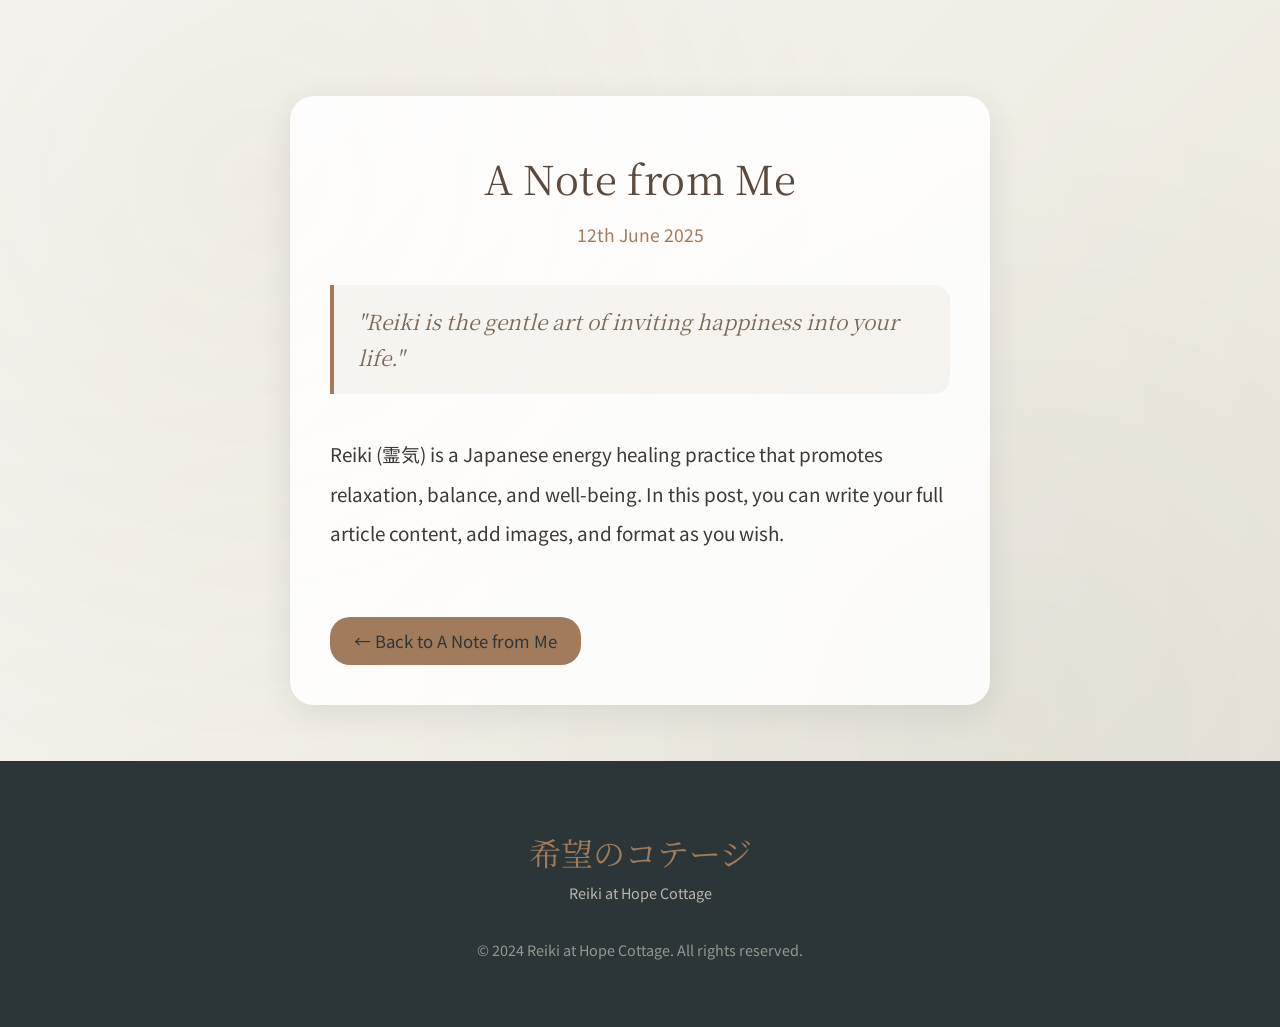
<file: blog-a-note-from-me.html>
<!DOCTYPE html>
<html lang="en">
<head>
    <meta charset="UTF-8">
    <title>A Note from Me - Reiki at Hope Cottage</title>
    <meta name="viewport" content="width=device-width, initial-scale=1.0">
    <link rel="stylesheet" href="styles.css">
    <link rel="preconnect" href="https://fonts.googleapis.com">
    <link rel="preconnect" href="https://fonts.gstatic.com" crossorigin>
    <link href="https://fonts.googleapis.com/css2?family=Noto+Serif+JP:wght@300;400&family=Noto+Sans+JP:wght@300;400&display=swap" rel="stylesheet">
    <link rel="stylesheet" href="https://cdnjs.cloudflare.com/ajax/libs/font-awesome/6.0.0/css/all.min.css">
    <style>
        body {
            background: linear-gradient(135deg, #f7f6f2 0%, #e9e4d9 100%);
            min-height: 100vh;
        }
        .blog-beautiful-wrapper {
            display: flex;
            flex-direction: column;
            align-items: center;
            justify-content: center;
            min-height: 80vh;
            padding: 4rem 1rem 2rem 1rem;
        }
        .blog-beautiful-card {
            background: rgba(255,255,255,0.85);
            box-shadow: 0 8px 32px rgba(44,54,57,0.10);
            border-radius: 24px;
            max-width: 700px;
            width: 100%;
            padding: 3rem 2.5rem 2.5rem 2.5rem;
            margin: 2rem 0 1.5rem 0;
            position: relative;
        }
        .blog-beautiful-title {
            font-family: 'Noto Serif JP', serif;
            font-size: 2.5rem;
            color: #5a4a3f;
            text-align: center;
            margin-bottom: 0.5rem;
            letter-spacing: 0.01em;
        }
        .blog-beautiful-date {
            text-align: center;
            color: var(--accent-color, #a07c5b);
            font-size: 1.1rem;
            margin-bottom: 2.2rem;
            font-family: 'Noto Sans JP', sans-serif;
        }
        .blog-featured-quote {
            font-family: 'Noto Serif JP', serif;
            font-size: 1.3rem;
            color: #7a6a5a;
            background: rgba(160,124,91,0.07);
            border-left: 4px solid var(--accent-color, #a07c5b);
            padding: 1.2rem 1.5rem;
            margin: 0 0 2.5rem 0;
            border-radius: 0 16px 16px 0;
            font-style: italic;
        }
        .blog-post-content {
            font-size: 1.18rem;
            color: #3d3935;
            line-height: 2.1;
            font-family: 'Noto Sans JP', sans-serif;
            margin-bottom: 2.5rem;
        }
        .blog-card-readmore {
            display: inline-block;
            background: var(--accent-color, #a07c5b);
            color: var(--text-color, #3d3935);
            padding: 0.6rem 1.5rem;
            border-radius: 20px;
            text-decoration: none;
            font-size: 1.05rem;
            font-family: 'Noto Sans JP', sans-serif;
            transition: background 0.2s;
            margin-top: 1.5rem;
        }
        .blog-card-readmore:hover {
            background: #8d6b4c;
        }
        @media (max-width: 600px) {
            .blog-beautiful-card {
                padding: 1.5rem 0.7rem;
            }
            .blog-beautiful-title {
                font-size: 2rem;
            }
            .blog-featured-quote {
                font-size: 1.05rem;
                padding: 1rem 0.7rem;
            }
        }
    </style>
</head>
<body>
    <div class="blog-beautiful-wrapper">
        <div class="blog-beautiful-card">
            <h1 class="blog-beautiful-title">A Note from Me</h1>
            <div class="blog-beautiful-date">12th June 2025</div>
            <div class="blog-featured-quote">
                "Reiki is the gentle art of inviting happiness into your life."
            </div>
            <article class="blog-post-content">
                <p>
                    Reiki (霊気) is a Japanese energy healing practice that promotes relaxation, balance, and well-being. In this post, you can write your full article content, add images, and format as you wish.
                </p>
                <!-- Add more paragraphs, images, etc. as needed -->
            </article>
            <a href="index.html#anote" class="blog-card-readmore">&#8592; Back to A Note from Me</a>
        </div>
    </div>
    <footer>
        <div class="footer-content">
            <div class="footer-brand">
                <span class="footer-logo">希望のコテージ</span>
                <span class="footer-subtitle">Reiki at Hope Cottage</span>
            </div>
            <p class="copyright">&copy; 2024 Reiki at Hope Cottage. All rights reserved.</p>
        </div>
    </footer>
</body>
</html>
</file>
<file: styles.css>
:root {
    --primary-color: #2C3639;
    --secondary-color: #3F4E4F;
    --accent-color: #A27B5C;
    --background-color: #F5F5F0;
    --card-bg: #FFFFFF;
    --text-color: #2C3639;
    --heading-color: #3F4E4F;
    --light-text: #DCD7C9;
    --border-color: rgba(44, 54, 57, 0.1);
    --transition: all 0.3s cubic-bezier(0.4, 0, 0.2, 1);
    --shadow: 0 4px 6px -1px rgba(0, 0, 0, 0.1), 0 2px 4px -1px rgba(0, 0, 0, 0.06);
    --shadow-lg: 0 10px 15px -3px rgba(0, 0, 0, 0.1), 0 4px 6px -2px rgba(0, 0, 0, 0.05);
}

* {
    margin: 0;
    padding: 0;
    box-sizing: border-box;
}

html {
    scroll-behavior: smooth;
}

body {
    font-family: 'Noto Sans JP', Arial, Helvetica, sans-serif;
    color: var(--text-color);
    background: var(--background-color);
    margin: 0;
    padding: 0;
    font-size: 1rem;
    line-height: 1.7;
    overflow-x: hidden;
}

/* Typography */
h1, h2, h3, h4, h5, h6, .section-title {
    font-family: 'Noto Serif JP', Georgia, serif;
    font-weight: 400;
    letter-spacing: 0.01em;
}

/* Navigation */
header {
    position: fixed;
    top: 0;
    left: 0;
    width: 100%;
    z-index: 1000;
    background: rgba(44, 54, 57, 0.1);
    -webkit-backdrop-filter: blur(5px);
    backdrop-filter: blur(5px);
    box-shadow: var(--shadow);
    transition: background-color 0.3s ease, -webkit-backdrop-filter 0.3s ease, backdrop-filter 0.3s ease;
}

header.scrolled {
    background: rgba(44, 54, 57, 0.95);
    -webkit-backdrop-filter: blur(10px);
    backdrop-filter: blur(10px);
    border-bottom: 1px solid var(--border-color);
}

.navbar {
    display: flex;
    justify-content: space-between;
    align-items: center;
    padding: 1.5rem 5%;
    max-width: 1400px;
    margin: 0 auto;
}

.nav-brand {
    display: flex;
    flex-direction: column;
    align-items: flex-start;
}

.logo {
    font-family: 'Noto Serif JP', serif;
    font-size: 1.8rem;
    color: var(--light-text);
    text-decoration: none;
    letter-spacing: 0.1em;
    transition: var(--transition);
}

.logo-subtitle {
    font-size: 0.9rem;
    color: var(--light-text);
    letter-spacing: 0.2em;
    margin-top: 0.2rem;
    opacity: 0.8;
}

.nav-menu {
    display: flex;
    align-items: center;
    transition: background-color 0.3s ease, -webkit-backdrop-filter 0.3s ease, backdrop-filter 0.3s ease;
}

.nav-menu.active {
    background: rgba(44, 54, 57, 0.98);
    -webkit-backdrop-filter: blur(10px);
    backdrop-filter: blur(10px);
}

.nav-links {
    display: flex;
    list-style: none;
    gap: 3rem;
}

.nav-link {
    text-decoration: none;
    color: var(--light-text);
    font-size: 0.9rem;
    letter-spacing: 0.1em;
    text-transform: uppercase;
    position: relative;
    padding: 0.5rem 0;
    transition: var(--transition);
}

.nav-link::after {
    content: '';
    position: absolute;
    bottom: 0;
    left: 0;
    width: 100%;
    height: 1px;
    background: var(--accent-color);
    transform: scaleX(0);
    transform-origin: right;
    transition: transform 0.3s ease;
}

.nav-link:hover::after {
    transform: scaleX(1);
    transform-origin: left;
}

/* Mobile Navigation */
.nav-toggle {
    display: none;
    background: none;
    border: none;
    cursor: pointer;
    padding: 0.5rem;
    z-index: 1001;
}

.bar {
    display: block;
    width: 25px;
    height: 2px;
    margin: 5px auto;
    background: var(--light-text);
    transition: var(--transition);
}

/* Hero Section */
.hero {
    min-height: 100vh;
    display: flex;
    align-items: center;
    padding: 12rem 5% 5rem;
    position: relative;
    overflow: hidden;
    perspective: 1000px;
    background: linear-gradient(rgba(44, 54, 57, 0.7), rgba(44, 54, 57, 0.7)),
                url('./images/landing_background_image.jpg') center/cover fixed;
}

.hero::before {
    content: '';
    position: absolute;
    top: 0;
    left: 0;
    width: 100%;
    height: 100%;
    background: radial-gradient(circle at center, transparent 0%, rgba(44, 54, 57, 0.8) 100%);
    z-index: 1;
    animation: gradientShift 15s ease infinite;
}

.hero::after {
    display: none;
}

.hero-content {
    max-width: 1400px;
    margin: 0 auto;
    display: grid;
    grid-template-columns: 1fr;
    gap: 4rem;
    align-items: center;
    transform-style: preserve-3d;
    transition: transform 0.5s cubic-bezier(0.4,0,0.2,1), opacity 0.5s cubic-bezier(0.4,0,0.2,1);
    position: relative;
    z-index: 2;
    text-align: center;
}

.hero-text {
    position: relative;
    transform: translateZ(50px);
    color: var(--light-text);
    max-width: 800px;
    margin: 0 auto;
    display: flex;
    flex-direction: column;
    align-items: center;
}

.brand-name {
    margin-bottom: 2rem;
}

.reveal-text {
    font-size: 5.5rem;
    line-height: 1.1;
    margin-bottom: 1rem;
    text-shadow: 2px 2px 4px rgba(0, 0, 0, 0.3);
    font-weight: 300;
    letter-spacing: -0.02em;
    position: relative;
    color: inherit;
}

.japanese-text {
    font-family: 'Noto Serif JP', serif;
    font-size: 2rem;
    color: var(--accent-color);
    display: block;
    margin-top: 1rem;
    letter-spacing: 0.2em;
    opacity: 0;
    transform: translateY(20px);
    animation: fadeInUp 0.8s ease forwards 1.6s;
}

.hero-description {
    font-size: 1.4rem;
    color: var(--light-text);
    margin-bottom: 3.5rem;
    max-width: 600px;
    opacity: 0;
    transform: translateY(20px);
    animation: fadeInUp 0.8s ease forwards 1.2s;
    line-height: 1.6;
    font-weight: 300;
    letter-spacing: 0.02em;
    text-shadow: 1px 1px 2px rgba(0, 0, 0, 0.2);
    position: relative;
    background: none;
    border-radius: 0;
    padding: 0;
    box-shadow: none;
}

.hero-description::before,
.hero-description::after {
    content: '';
    position: absolute;
    width: 60px;
    height: 1px;
    background: var(--accent-color);
    opacity: 0.5;
    top: 50%;
    transform: scaleX(0);
    transform-origin: center;
    animation: lineReveal 0.8s ease forwards 1.4s;
}

.hero-description::before {
    left: -80px;
}

.hero-description::after {
    right: -80px;
}

.social-links {
    display: flex;
    gap: 2rem;
    margin-top: 3rem;
    opacity: 0;
    transform: translateY(20px);
    animation: fadeInUp 0.8s ease forwards 1.8s;
}

.social-link {
    width: 50px;
    height: 50px;
    display: flex;
    align-items: center;
    justify-content: center;
    background: rgba(255, 255, 255, 0.1);
    color: var(--light-text);
    border-radius: 50%;
    text-decoration: none;
    transition: all 0.4s cubic-bezier(0.4, 0, 0.2, 1);
    font-size: 1.5rem;
    -webkit-backdrop-filter: blur(5px);
    backdrop-filter: blur(5px);
    border: 1px solid rgba(255, 255, 255, 0.1);
}

.social-link:hover {
    transform: translateY(-3px);
    background: var(--accent-color);
    box-shadow: 0 10px 20px rgba(0, 0, 0, 0.2);
}

.hero-cta {
    display: inline-block;
    opacity: 0;
    transform: translateY(20px);
    animation: fadeInUp 0.8s ease forwards 1.4s;
}

.cta-button {
    display: inline-flex;
    align-items: center;
    gap: 1.2rem;
    padding: 1.3rem 3rem;
    background: var(--accent-color);
    color: var(--light-text);
    text-decoration: none;
    border-radius: 2px;
    transition: all 0.4s cubic-bezier(0.4, 0, 0.2, 1);
    font-size: 1.2rem;
    letter-spacing: 0.1em;
    text-transform: uppercase;
    font-weight: 400;
    box-shadow: 0 4px 15px rgba(0, 0, 0, 0.2);
    position: relative;
    overflow: hidden;
}

.cta-button::before {
    content: '';
    position: absolute;
    top: 0;
    left: 0;
    width: 100%;
    height: 100%;
    background: linear-gradient(45deg, transparent, rgba(255, 255, 255, 0.1), transparent);
    transform: translateX(-100%);
    transition: transform 0.6s ease;
}

.cta-button:hover {
    transform: translateY(-2px);
    box-shadow: 0 10px 25px rgba(0, 0, 0, 0.3);
    background: var(--primary-color);
    color: var(--light-text);
}

.cta-button:hover::before {
    transform: translateX(100%);
}

.cta-button i {
    transition: transform 0.3s ease;
}

.cta-button:hover i {
    transform: translateX(5px);
}

.hero-visual {
    position: relative;
    transform: translateZ(-50px);
}

.floating-elements {
    position: relative;
    width: 100%;
    height: 500px;
}

.floating-element {
    position: absolute;
    background: var(--accent-color);
    opacity: 0.15;
    border-radius: 50%;
    filter: blur(20px);
    animation: float 8s ease-in-out infinite;
}

.element-1 {
    width: 400px;
    height: 400px;
    top: 50%;
    left: 50%;
    transform: translate(-50%, -50%);
    background: radial-gradient(circle at center, var(--accent-color) 0%, transparent 70%);
    animation-delay: 0s;
}

.element-2 {
    width: 300px;
    height: 300px;
    top: 30%;
    right: 20%;
    background: radial-gradient(circle at center, var(--primary-color) 0%, transparent 70%);
    animation-delay: -2s;
}

.element-3 {
    width: 200px;
    height: 200px;
    bottom: 20%;
    left: 30%;
    background: radial-gradient(circle at center, var(--secondary-color) 0%, transparent 70%);
    animation-delay: -4s;
}

@keyframes slideUp {
    to {
        transform: translateY(0);
    }
}

@keyframes lineReveal {
    to {
        transform: scaleX(1);
    }
}

@keyframes fadeInUp {
    to {
        opacity: 1;
        transform: translateY(0);
    }
}

@keyframes float {
    0%, 100% {
        transform: translateY(0) rotate(0deg);
    }
    50% {
        transform: translateY(-20px) rotate(5deg);
    }
}

@keyframes gradientShift {
    0% {
        background-position: 0% 0%;
    }
    50% {
        background-position: 100% 100%;
    }
    100% {
        background-position: 0% 0%;
    }
}

/* Section Styles */
section {
    padding: 8rem 5%;
    position: relative;
    background: none;
    border-radius: 0;
    box-shadow: none;
    margin-bottom: 0;
}

.section-content {
    max-width: 1400px;
    margin: 0 auto;
}

.section-title {
    font-size: 2.5rem;
    color: var(--text-color);
    text-align: center;
    margin-bottom: 4rem;
    font-family: 'Noto Serif JP', serif;
    position: relative;
}

.services .section-title {
    margin-bottom: 0.2rem;
}

.section-title::after {
    content: '';
    position: absolute;
    bottom: -1rem;
    left: 50%;
    transform: translateX(-50%);
    width: 60px;
    height: 2px;
    background: var(--accent-color);
}

/* What is Reiki Section */
.what-is-reiki-grid {
    display: grid;
    grid-template-columns: 1fr 1fr;
    gap: 4rem;
    align-items: center;
}

.text-block {
    margin-bottom: 3rem;
}

.text-block h3 {
    font-size: 1.5rem;
    margin-bottom: 1rem;
    color: var(--accent-color);
}

.benefits-grid {
    display: grid;
    grid-template-columns: repeat(3, 1fr);
    gap: 1.5rem;
    margin-top: 2rem;
    max-width: 900px;
    margin-left: auto;
    margin-right: auto;
}

.benefit-item {
    background: rgba(255, 255, 255, 0.05);
    border-radius: 12px;
    padding: 1.5rem;
    transition: all 0.3s ease;
    border: 1px solid rgba(255, 255, 255, 0.1);
    backdrop-filter: blur(10px);
    display: flex;
    flex-direction: column;
    align-items: center;
    text-align: center;
    position: relative;
    overflow: hidden;
}

.benefit-item::before {
    content: '';
    position: absolute;
    top: 0;
    left: 0;
    right: 0;
    bottom: 0;
    background: linear-gradient(135deg, rgba(255, 255, 255, 0.1), rgba(255, 255, 255, 0));
    opacity: 0;
    transition: opacity 0.3s ease;
}

.benefit-item:hover {
    transform: translateY(-5px);
    box-shadow: 0 10px 30px rgba(0, 0, 0, 0.1);
}

.benefit-item:hover::before {
    opacity: 1;
}

.benefit-icon {
    width: 50px;
    height: 50px;
    background: var(--accent-color);
    border-radius: 50%;
    display: flex;
    align-items: center;
    justify-content: center;
    margin-bottom: 1rem;
    position: relative;
    z-index: 1;
}

.benefit-icon i {
    font-size: 1.4rem;
    color: var(--text-color);
}

.benefit-content {
    position: relative;
    z-index: 1;
}

.benefit-content h4 {
    color: var(--text-color);
    font-size: 1.1rem;
    margin-bottom: 0.5rem;
    font-weight: 500;
}

.benefit-content p {
    color: var(--text-color);
    font-size: 0.9rem;
    line-height: 1.4;
    opacity: 0.9;
}

.what-is-reiki-image {
    position: relative;
    height: 600px;
}

.image-container {
    width: 100%;
    height: 100%;
    /* background: url('https://images.unsplash.com/photo-1515377905703-c4788e51af15?ixlib=rb-1.2.1&auto=format&fit=crop&w=1950&q=80') center/cover; */
    background: url('./images/reiki-what-is-it.png') center/cover;
    border-radius: 2px;
}

.image-overlay {
    position: absolute;
    top: 0;
    left: 0;
    width: 100%;
    height: 100%;
    /* background: linear-gradient(45deg, rgba(44, 54, 57, 0.2), rgba(162, 123, 92, 0.2)); */
    border-radius: 2px;
}

/* About Section */
.about-grid {
    max-width: 800px;
    margin: 0 auto;
}

.lead-text {
    font-size: 1.5rem;
    color: var(--accent-color);
    margin-bottom: 2rem;
}

.practice-values {
    display: flex;
    flex-direction: column;
    gap: 1.5rem;
    margin-top: 2.5rem;
    background: rgba(245,245,240,0.7);
    border-radius: 10px;
    padding: 2rem 1.5rem;
    box-shadow: none;
    border-left: none;
}

.value-item {
    display: flex;
    align-items: flex-start;
    gap: 1rem;
    background: none;
    box-shadow: none;
    border-radius: 0;
    padding: 0;
    position: relative;
}

.value-item:not(:last-child)::after {
    content: '';
    display: block;
    position: absolute;
    left: 2.2rem;
    bottom: -0.75rem;
    width: calc(100% - 2.2rem);
    height: 1px;
    background: linear-gradient(90deg, var(--border-color) 60%, transparent 100%);
    opacity: 0.4;
}

.value-number {
    min-width: 2rem;
    height: 2rem;
    background: var(--accent-color);
    color: #fff;
    font-size: 1rem;
    font-weight: 500;
    border-radius: 50%;
    margin-right: 0.6rem;
    display: flex;
    align-items: center;
    justify-content: center;
    box-shadow: none;
    opacity: 0.8;
}

.value-item h4 {
    margin: 0 0 0.15rem 0;
    color: var(--accent-color);
    font-size: 1rem;
    font-weight: 500;
    letter-spacing: 0.01em;
}

.value-item p {
    margin: 0;
    color: var(--secondary-color);
    font-size: 0.98rem;
    line-height: 1.5;
}

/* Services Section */
.services {
    padding: 6rem 0;
    background: var(--background-color);
    position: relative;
}

.services::before {
    content: '';
    position: absolute;
    top: 0;
    left: 0;
    right: 0;
    height: 1px;
    background: linear-gradient(to right, transparent, var(--accent-color), transparent);
}

.services-container {
    max-width: 900px;
    margin: 0 auto;
    padding: 0 2rem;
}

.service-item {
    background: rgba(255, 255, 255, 0.02);
    border-radius: 24px;
    border: 1px solid rgba(255, 255, 255, 0.05);
    padding: 3rem;
    position: relative;
    overflow: hidden;
}

.service-header {
    text-align: center;
    margin-bottom: 4rem;
    position: relative;
    margin-top: 0;
}

.service-badge {
    display: inline-flex;
    align-items: center;
    gap: 0.8rem;
    background: var(--accent-color);
    color: var(--text-color);
    padding: 0.8rem 1.5rem;
    border-radius: 30px;
    margin-bottom: 1.5rem;
    font-size: 1.1rem;
    margin-top: 0;
}

.service-badge i {
    font-size: 1.2rem;
}

.service-header h3 {
    font-size: 2.2rem;
    color: var(--text-color);
    margin: 0;
    font-weight: 500;
    letter-spacing: 0.02em;
}

.session-flow {
    display: grid;
    gap: 3rem;
    position: relative;
}

.session-flow::before {
    content: '';
    position: absolute;
    top: 0;
    bottom: 0;
    left: 25px;
    width: 2px;
    background: linear-gradient(to bottom, var(--accent-color), transparent);
    opacity: 0.3;
}

.flow-item {
    display: grid;
    grid-template-columns: 50px 1fr;
    gap: 2rem;
    position: relative;
}

.flow-icon {
    width: 50px;
    height: 50px;
    background: var(--accent-color);
    border-radius: 50%;
    display: flex;
    align-items: center;
    justify-content: center;
    position: relative;
    z-index: 1;
}

.flow-icon i {
    font-size: 1.4rem;
    color: var(--text-color);
}

.flow-content {
    padding-top: 0.5rem;
}

.flow-content h4 {
    font-size: 1.4rem;
    color: var(--text-color);
    margin: 0 0 1rem 0;
    font-weight: 500;
}

.flow-content p {
    color: var(--text-color);
    line-height: 1.8;
    font-size: 1.1rem;
    margin: 0;
    opacity: 0.9;
}

/* Contact Section */
.contact-grid {
    display: grid;
    grid-template-columns: 1fr 5fr;
    gap: 4rem;
}

.contact-info {
    display: flex;
    flex-direction: column;
    gap: 3rem;
}

.info-block h3 {
    font-size: 1.2rem;
    color: var(--accent-color);
    margin-bottom: 1rem;
}

.social-links {
    display: flex;
    gap: 1rem;
    margin-top: 2rem;
}

.social-link {
    width: 40px;
    height: 40px;
    display: flex;
    align-items: center;
    justify-content: center;
    background: white;
    color: var(--accent-color);
    border-radius: 50%;
    text-decoration: none;
    transition: var(--transition);
}

.social-link:hover {
    transform: translateY(-3px);
    box-shadow: var(--shadow);
}

.contact-form {
    background: rgba(255,255,255,0.85);
    padding: 3rem 2rem;
    border-radius: 16px;
    box-shadow: 0 8px 32px rgba(44,54,57,0.10);
    border: 1.5px solid var(--accent-color);
    max-width: 1100px;
    width: 100%;
    margin: 0 auto;
    transition: box-shadow 0.3s;
}

.contact-form:hover {
    box-shadow: 0 12px 40px rgba(44,54,57,0.18);
}

.form-group input,
.form-group textarea {
    width: 100%;
    padding: 1.1rem 1rem;
    border: 1.5px solid var(--border-color);
    border-radius: 8px;
    background: rgba(245,245,240,0.7);
    font-family: inherit;
    font-size: 1rem;
    margin-bottom: 0.5rem;
    transition: border-color 0.3s, box-shadow 0.3s;
    box-shadow: 0 1px 4px rgba(44,54,57,0.04);
}

.form-group textarea {
    resize: vertical;
    min-height: 120px;
    max-height: 300px;
    overflow-y: auto;
}

.form-group input:focus,
.form-group textarea:focus {
    border-color: var(--accent-color);
    outline: none;
    box-shadow: 0 2px 8px rgba(162,123,92,0.10);
    background: #fff;
}

.form-group label {
    display: block;
    margin-bottom: 0.5rem;
    color: var(--accent-color);
    font-size: 1rem;
    font-family: 'Noto Serif JP', serif;
    font-weight: 400;
    letter-spacing: 0.03em;
}

.submit-button {
    display: inline-flex;
    align-items: center;
    gap: 0.7rem;
    padding: 1rem 2.2rem;
    background: var(--accent-color);
    color: var(--light-text);
    border: none;
    border-radius: 8px;
    cursor: pointer;
    font-size: 1.1rem;
    font-family: 'Noto Serif JP', serif;
    font-weight: 500;
    letter-spacing: 0.08em;
    box-shadow: 0 2px 8px rgba(44,54,57,0.08);
    transition: background 0.3s, box-shadow 0.3s, transform 0.2s;
}

.submit-button:hover, .submit-button:focus {
    background: var(--primary-color);
    color: var(--light-text);
    box-shadow: 0 4px 16px rgba(44,54,57,0.13);
    transform: translateY(-2px) scale(1.03);
}

/* Footer */
footer {
    background: var(--primary-color);
    color: var(--light-text);
    padding: 4rem 5%;
    border-radius: 0;
    box-shadow: none;
}

.footer-content {
    max-width: 1400px;
    margin: 0 auto;
    text-align: center;
}

.footer-brand {
    margin-bottom: 2rem;
}

.footer-logo {
    font-family: 'Noto Serif JP', serif;
    font-size: 2rem;
    display: block;
    color: var(--accent-color);
}

.footer-subtitle {
    font-size: 0.9rem;
    opacity: 0.8;
    color: inherit;
}

.copyright {
    font-size: 0.9rem;
    opacity: 0.6;
}

/* Media Queries */
@media (max-width: 1200px) {
    .hero-content,
    .what-is-reiki-grid,
    .services-grid {
        gap: 2rem;
    }
}

@media (max-width: 900px) {
    .nav-toggle {
        display: block;
    }

    .nav-menu {
        position: fixed;
        top: 0;
        left: 0;
        width: 100vw;
        height: 100vh;
        background: rgba(44, 54, 57, 0.98);
        -webkit-backdrop-filter: blur(10px);
        backdrop-filter: blur(10px);
        padding: 6rem 2rem 2rem;
        opacity: 0;
        pointer-events: none;
        transition: opacity 0.3s ease;
        z-index: 1000;
        display: flex;
        justify-content: center;
        align-items: center;
    }

    .nav-menu.active {
        opacity: 1;
        pointer-events: auto;
    }

    .nav-links {
        display: flex;
        flex-direction: column;
        align-items: center;
        gap: 2rem;
        list-style: none;
        padding: 0;
        margin: 0;
        opacity: 0;
        pointer-events: none;
        transition: opacity 0.3s ease;
    }

    .nav-menu.active .nav-links {
        opacity: 1;
        pointer-events: auto;
    }

    .nav-link {
        color: #fff;
        font-size: 1.4rem;
        opacity: 0;
        transform: translateY(20px);
        transition: opacity 0.3s ease, transform 0.3s ease;
        font-weight: 400;
        letter-spacing: 0.1em;
    }

    .nav-menu.active .nav-link {
        opacity: 1;
        transform: translateY(0);
    }

    .nav-menu.active .nav-link:nth-child(1) { transition-delay: 0.1s; }
    .nav-menu.active .nav-link:nth-child(2) { transition-delay: 0.2s; }
    .nav-menu.active .nav-link:nth-child(3) { transition-delay: 0.3s; }
    .nav-menu.active .nav-link:nth-child(4) { transition-delay: 0.4s; }
    .nav-menu.active .nav-link:nth-child(5) { transition-delay: 0.5s; }

    .hero-content,
    .what-is-reiki-grid,
    .services-grid,
    .contact-grid {
        grid-template-columns: 1fr;
    }

    .floating-elements {
        height: 300px;
    }

    .practice-values {
        padding: 1.2rem 0.7rem;
    }

    .value-number {
        min-width: 1.5rem;
        height: 1.5rem;
        font-size: 0.95rem;
    }

    .hero {
        padding-top: 14rem;
    }

    section {
        padding-top: 10rem;
    }

    .navbar {
        padding: 1.2rem 5%;
    }

    .nav-brand {
        transform: scale(0.9);
        transform-origin: left;
    }

    .hero {
        background-attachment: scroll;
    }

    .reveal-text {
        font-size: 4.5rem;
    }

    .japanese-text {
        font-size: 1.8rem;
    }

    .hero-description {
        font-size: 1.3rem;
    }

    .hero-description::before,
    .hero-description::after {
        width: 40px;
    }

    .hero-description::before {
        left: -60px;
    }

    .hero-description::after {
        right: -60px;
    }

    .cta-button {
        padding: 1.2rem 2.5rem;
        font-size: 1.1rem;
    }

    .nav-toggle .bar {
        background: var(--light-text);
    }
}

@media (max-width: 600px) {
    .reveal-text {
        font-size: 3.5rem;
    }

    .japanese-text {
        font-size: 1.5rem;
    }

    .section-title {
        font-size: 2rem;
    }

    .benefits-grid {
        grid-template-columns: 1fr;
        gap: 1.5rem;
    }

    .contact-form {
        padding: 2rem;
    }

    .service-details {
        grid-template-columns: 1fr;
    }
    
    .service-card {
        padding: 2rem 1.5rem;
    }

    .hero {
        padding-top: 12rem;
    }

    section {
        padding-top: 8rem;
    }

    .navbar {
        padding: 1rem 5%;
    }

    .nav-brand {
        transform: scale(0.85);
    }

    .cta-button {
        padding: 1.1rem 2rem;
        font-size: 1rem;
    }

    .hero-description {
        font-size: 1.2rem;
    }

    .hero-description::before,
    .hero-description::after {
        display: none;
    }

    .social-link {
        width: 45px;
        height: 45px;
        font-size: 1.3rem;
    }

    .rahanni-content {
        max-width: 100%;
        padding: 0 0.5rem;
    }
}

/* Add a subtle gradient animation to the background */
body::before {
    content: '';
    position: fixed;
    top: 0;
    left: 0;
    width: 100%;
    height: 100%;
    background: 
        radial-gradient(circle at 20% 20%, rgba(162, 123, 92, 0.05) 0%, transparent 50%),
        radial-gradient(circle at 80% 80%, rgba(63, 78, 79, 0.05) 0%, transparent 50%);
    pointer-events: none;
    z-index: -1;
    animation: gradientShift 15s ease infinite;
}

@keyframes gradientShift {
    0% {
        background-position: 0% 0%;
    }
    50% {
        background-position: 100% 100%;
    }
    100% {
        background-position: 0% 0%;
    }
}

/* Add a subtle texture to cards */
.service-card::after {
    content: '';
    position: absolute;
    top: 0;
    left: 0;
    width: 100%;
    height: 100%;
    background-image: url("data:image/svg+xml,%3Csvg width='60' height='60' viewBox='0 0 60 60' xmlns='http://www.w3.org/2000/svg'%3E%3Cg fill='none' fill-rule='evenodd'%3E%3Cg fill='%232C3639' fill-opacity='0.02'%3E%3Cpath d='M36 34v-4h-2v4h-4v2h4v4h2v-4h4v-2h-4zm0-30V0h-2v4h-4v2h4v4h2V6h4V4h-4zM6 34v-4H4v4H0v2h4v4h2v-4h4v-2H6zM6 4V0H4v4H0v2h4v4h2V6h4V4H6z'/%3E%3C/g%3E%3C/g%3E%3C/svg%3E");
    opacity: 0;
    transition: var(--transition);
}

.service-card:hover::after {
    opacity: 1;
}

/* Add a subtle shine effect to icons */
.service-icon::before {
    content: '';
    position: absolute;
    top: -50%;
    left: -50%;
    width: 200%;
    height: 200%;
    background: linear-gradient(
        45deg,
        transparent 0%,
        rgba(255, 255, 255, 0.1) 45%,
        rgba(255, 255, 255, 0.2) 50%,
        rgba(255, 255, 255, 0.1) 55%,
        transparent 100%
    );
    transform: rotate(45deg);
    animation: shine 3s infinite;
}

@keyframes shine {
    0% {
        transform: translateX(-100%) rotate(45deg);
    }
    100% {
        transform: translateX(100%) rotate(45deg);
    }
}

@media (max-width: 768px) {
    .benefits-grid {
        grid-template-columns: repeat(2, 1fr);
        gap: 1rem;
    }
    
    .benefit-item {
        padding: 1.2rem;
    }
    
    .benefit-icon {
        width: 45px;
        height: 45px;
        margin-bottom: 0.8rem;
    }
    
    .benefit-icon i {
        font-size: 1.2rem;
    }
    
    .benefit-content h4 {
        font-size: 1rem;
    }
    
    .benefit-content p {
        font-size: 0.85rem;
    }
}

@media (max-width: 480px) {
    .benefits-grid {
        grid-template-columns: 1fr;
        gap: 1rem;
    }
}

/* About Me Section Styles */
.about-me {
    padding: 5rem 0;
    background: var(--background-color);
}

.about-me-grid {
    max-width: 1200px;
    margin: 0 auto;
    padding: 0 2rem;
}

.about-me-content {
    display: grid;
    grid-template-columns: 300px 1fr;
    gap: 4rem;
    align-items: start;
}

.about-me-photo {
    position: relative;
}

.photo-container {
    position: relative;
    width: 280px;
    height: 280px;
    margin: 0 auto;
}

.photo-container img {
    width: 100%;
    height: 100%;
    object-fit: cover;
    border-radius: 50%;
    box-shadow: 0 4px 20px rgba(44, 54, 57, 0.15);
    position: relative;
    z-index: 2;
}

.photo-decoration {
    position: absolute;
    top: -10px;
    left: -10px;
    right: -10px;
    bottom: -10px;
    border: 2px solid var(--accent-color);
    border-radius: 50%;
    opacity: 0.3;
    z-index: 1;
}

.about-me-text {
    display: flex;
    flex-direction: column;
    gap: 2rem;
}

.about-me-text .text-block {
    background: white;
    padding: 2rem;
    border-radius: 12px;
    box-shadow: 0 2px 12px rgba(44, 54, 57, 0.08);
    transition: transform 0.3s ease;
}

.about-me-text .text-block:hover {
    transform: translateY(-5px);
}

.about-me-text h3 {
    color: var(--accent-color);
    font-size: 1.5rem;
    margin-bottom: 1rem;
    font-family: 'Noto Serif JP', serif;
}

.about-me-text p {
    color: var(--text-color);
    line-height: 1.8;
    margin: 0;
}

@media (max-width: 768px) {
    .about-me-content {
        grid-template-columns: 1fr;
        gap: 2rem;
    }

    .photo-container {
        width: 220px;
        height: 220px;
    }

    .about-me-text .text-block {
        padding: 1.5rem;
    }
}

.navbar, .nav-link, .cta-button, .service-badge, .service-duration, .benefit-content, .about-me-text, .flow-content, .contact-form, .submit-button {
    font-family: 'Noto Sans JP', Arial, Helvetica, sans-serif;
}

/* Remove any font-family overrides in .about-me-text p, .benefit-content, etc. */
.about-me-text p {
    font-family: inherit;
}
.benefit-content h4, .benefit-content p {
    font-family: inherit;
}
.service-description, .service-description p {
    font-family: inherit;
}
.flow-content h4, .flow-content p {
    font-family: inherit;
}

/* Blog Section Styles */
.blog-section {
    padding: 6rem 0;
    background: var(--background-color);
    position: relative;
}

.blog-container {
    max-width: 1000px;
    margin: 0 auto;
    padding: 0 1.5rem;
}

.blog-header {
    text-align: center;
    margin-bottom: 3rem;
}

.blog-header .section-title {
    font-size: 2.5rem;
    color: var(--text-color);
    margin-bottom: 1rem;
    font-weight: 500;
}

.blog-header .section-subtitle {
    font-size: 1.1rem;
    color: #666;
    max-width: 500px;
    margin: 0 auto;
    line-height: 1.6;
}

.blog-feature {
    background: white;
    border-radius: 24px;
    overflow: hidden;
    box-shadow: 0 15px 40px rgba(0, 0, 0, 0.08);
    display: flex;
    flex-direction: column;
    max-width: 800px;
    margin: 0 auto;
}

.blog-feature-image {
    width: 100%;
    height: 400px;
    overflow: hidden;
    position: relative;
}

.blog-feature-image img {
    width: 100%;
    height: 100%;
    object-fit: cover;
    background-color: transparent;
}

.blog-feature-content {
    padding: 2.5rem;
    width: 100%;
}

.blog-feature-text {
    text-align: center;
}

.blog-feature-meta {
    display: flex;
    align-items: center;
    justify-content: center;
    gap: 1.5rem;
    margin-bottom: 1.2rem;
}

.blog-feature-label {
    display: inline-block;
    font-size: 0.9rem;
    color: var(--accent-color);
    text-transform: uppercase;
    letter-spacing: 0.1em;
    font-weight: 500;
    background: rgba(var(--accent-color-rgb), 0.1);
    padding: 0.4rem 1rem;
    border-radius: 20px;
}

.blog-feature-date {
    font-size: 0.9rem;
    color: #666;
}

.blog-feature-title {
    font-family: 'Noto Serif JP', serif;
    font-size: 2rem;
    color: var(--text-color);
    margin: 0 0 1.2rem;
    line-height: 1.3;
    font-weight: 500;
}

.blog-feature-excerpt {
    font-size: 1.1rem;
    line-height: 1.8;
    color: #555;
    margin-bottom: 2rem;
    max-width: 500px;
    margin-left: auto;
    margin-right: auto;
}

.blog-feature-readmore {
    background: none;
    border: 2px solid var(--accent-color);
    color: var(--accent-color);
    cursor: pointer;
    padding: 0.8rem 1.8rem;
    font-size: 1rem;
    display: inline-flex;
    align-items: center;
    gap: 0.8rem;
    border-radius: 30px;
    transition: all 0.3s ease;
    font-weight: 500;
    letter-spacing: 0.5px;
}

.blog-feature-readmore:hover {
    background-color: var(--accent-color);
    color: white;
}

.arrow-icon {
    stroke: currentColor;
    stroke-width: 2;
    fill: none;
}

/* Responsive Design */
@media (max-width: 900px) {
    .blog-feature-image {
        height: 350px;
    }
}

@media (max-width: 600px) {
    .blog-feature-image {
        height: 250px;
    }
}

/* Blog Modal Styles */
.blog-modal {
    position: fixed;
    top: 0;
    left: 0;
    right: 0;
    bottom: 0;
    background: rgba(0, 0, 0, 0.5);
    backdrop-filter: blur(5px);
    display: flex;
    align-items: center;
    justify-content: center;
    z-index: 1000;
    opacity: 0;
    visibility: hidden;
    transition: all 0.3s ease;
}

.blog-modal.active {
    opacity: 1;
    visibility: visible;
}

.blog-modal-content {
    background: white;
    width: 90%;
    max-width: 800px;
    max-height: 90vh;
    border-radius: 20px;
    box-shadow: 0 20px 60px rgba(0, 0, 0, 0.2);
    overflow-y: auto;
    transform: translateY(20px);
    transition: transform 0.3s ease;
    position: relative;
}

.blog-modal.active .blog-modal-content {
    transform: translateY(0);
}

.blog-modal-header {
    padding: 2rem;
    border-bottom: 1px solid rgba(0, 0, 0, 0.1);
    display: flex;
    justify-content: space-between;
    align-items: center;
    position: sticky;
    top: 0;
    background: white;
    z-index: 1;
}

.blog-modal-title {
    font-family: 'Noto Serif JP', serif;
    font-size: 2rem;
    color: var(--text-color);
    margin: 0;
    font-weight: 500;
}

.blog-modal-close {
    background: none;
    border: none;
    padding: 0.5rem;
    cursor: pointer;
    color: #666;
    transition: color 0.3s ease;
    border-radius: 50%;
    display: flex;
    align-items: center;
    justify-content: center;
}

.blog-modal-close:hover {
    color: var(--accent-color);
    background: rgba(0, 0, 0, 0.05);
}

.blog-modal-close svg {
    stroke: currentColor;
    stroke-width: 2;
    fill: none;
}

.blog-modal-body {
    padding: 2rem;
}

.blog-modal-meta {
    display: flex;
    gap: 1rem;
    margin-bottom: 2rem;
    color: #666;
    font-size: 0.9rem;
}

.blog-modal-category {
    color: var(--accent-color);
    font-weight: 500;
}

.blog-modal-text {
    font-size: 1.1rem;
    line-height: 1.8;
    color: #333;
}

.blog-modal-text p {
    margin-bottom: 1.5rem;
}

.blog-modal-text p:last-child {
    margin-bottom: 0;
}

.blog-modal-footer {
    margin-top: 3rem;
    padding-top: 2rem;
    border-top: 1px solid rgba(0, 0, 0, 0.1);
}

.blog-modal-author {
    display: flex;
    align-items: center;
    gap: 1rem;
}

.blog-modal-author-info h4 {
    font-size: 1.1rem;
    color: var(--text-color);
    margin: 0 0 0.3rem;
    font-weight: 500;
}

.blog-modal-author-info p {
    font-size: 0.9rem;
    color: #666;
    margin: 0;
}

/* Responsive Design */
@media (max-width: 768px) {
    .blog-modal-content {
        width: 95%;
        max-height: 95vh;
    }

    .blog-modal-header {
        padding: 1.5rem;
    }

    .blog-modal-title {
        font-size: 1.6rem;
    }

    .blog-modal-body {
        padding: 1.5rem;
    }

    .blog-modal-text {
        font-size: 1rem;
    }
}

.modal-content {
    position: relative;
    display: flex;
    flex-direction: column;
    min-height: 60vh;
    padding-bottom: 80px; /* space for fixed footer */
}

.fixed-author {
    position: absolute;
    left: 0;
    right: 0;
    bottom: 0;
    width: 100%;
    background: #f8f8f8;
    border-top: 1px solid #eee;
    padding: 1.2rem 2rem;
    display: flex;
    justify-content: center;
    align-items: center;
    border-radius: 0 0 18px 18px;
    box-shadow: 0 -2px 12px rgba(0,0,0,0.03);
    z-index: 2;
}

.author-info {
    text-align: center;
}

.author-name {
    font-weight: 600;
    font-size: 1.1rem;
    color: #7a5c2e;
    margin-right: 0.5rem;
}

.author-title {
    font-size: 1rem;
    color: #888;
    font-style: italic;
}

@media (max-width: 600px) {
    .modal-content {
        padding-bottom: 100px;
    }
    .fixed-author {
        padding: 1rem 1rem;
        font-size: 0.95rem;
    }
}

/* Rahanni Section Styles */
.rahanni-section {
    padding: 4rem 0;
    background: var(--background-color);
}

.rahanni-content {
    max-width: 800px;
    margin: 0 auto;
    padding: 0 1rem;
}

.rahanni-intro {
    text-align: center;
    font-size: 1.2rem;
    color: var(--accent-color);
    margin-bottom: 2rem;
}

.rahanni-quote {
    text-align: center;
    margin: 3rem 0;
    padding: 2rem;
    background: var(--accent-color);
    color: white;
    border-radius: 8px;
}

.rahanni-quote p {
    font-size: 1.4rem;
    line-height: 1.6;
    font-style: italic;
    margin: 0;
}

.rahanni-quote strong {
    color: white;
    font-weight: 600;
}

.rahanni-text {
    color: var(--text-color);
    line-height: 1.8;
}

.rahanni-text p {
    margin-bottom: 1.5rem;
}

.rahanni-text p:last-child {
    margin-bottom: 0;
}

@media (max-width: 768px) {
    .rahanni-section {
        padding: 3rem 0;
    }
    
    .rahanni-quote p {
        font-size: 1.2rem;
    }
}

.contact-thankyou {
    background: rgba(162, 123, 92, 0.07);
    border: 1.5px solid var(--accent-color);
    border-radius: 14px;
    padding: 2.5rem 1.5rem 2rem 1.5rem;
    text-align: center;
    color: var(--accent-color);
    font-family: 'Noto Serif JP', serif;
    box-shadow: 0 4px 18px rgba(44,54,57,0.07);
    animation: fadeInUp 0.7s;
    margin-top: 1rem;
}
.thankyou-icon {
    font-size: 2.5rem;
    margin-bottom: 1rem;
    color: var(--accent-color);
    animation: popIn 0.7s;
}
.thankyou-title {
    font-size: 1.5rem;
    font-weight: 600;
    margin-bottom: 0.7rem;
}
.thankyou-text {
    font-size: 1.1rem;
    margin-bottom: 1.5rem;
}
.thankyou-home {
    background: var(--accent-color);
    color: #fff;
    border: none;
    border-radius: 6px;
    padding: 0.7rem 2rem;
    font-size: 1rem;
    font-family: inherit;
    cursor: pointer;
    transition: background 0.2s;
    box-shadow: 0 2px 8px rgba(44,54,57,0.07);
}
.thankyou-home:hover {
    background: var(--primary-color);
}
@keyframes popIn {
    0% { transform: scale(0.7); opacity: 0; }
    80% { transform: scale(1.1); }
    100% { transform: scale(1); opacity: 1; }
}
</file>
